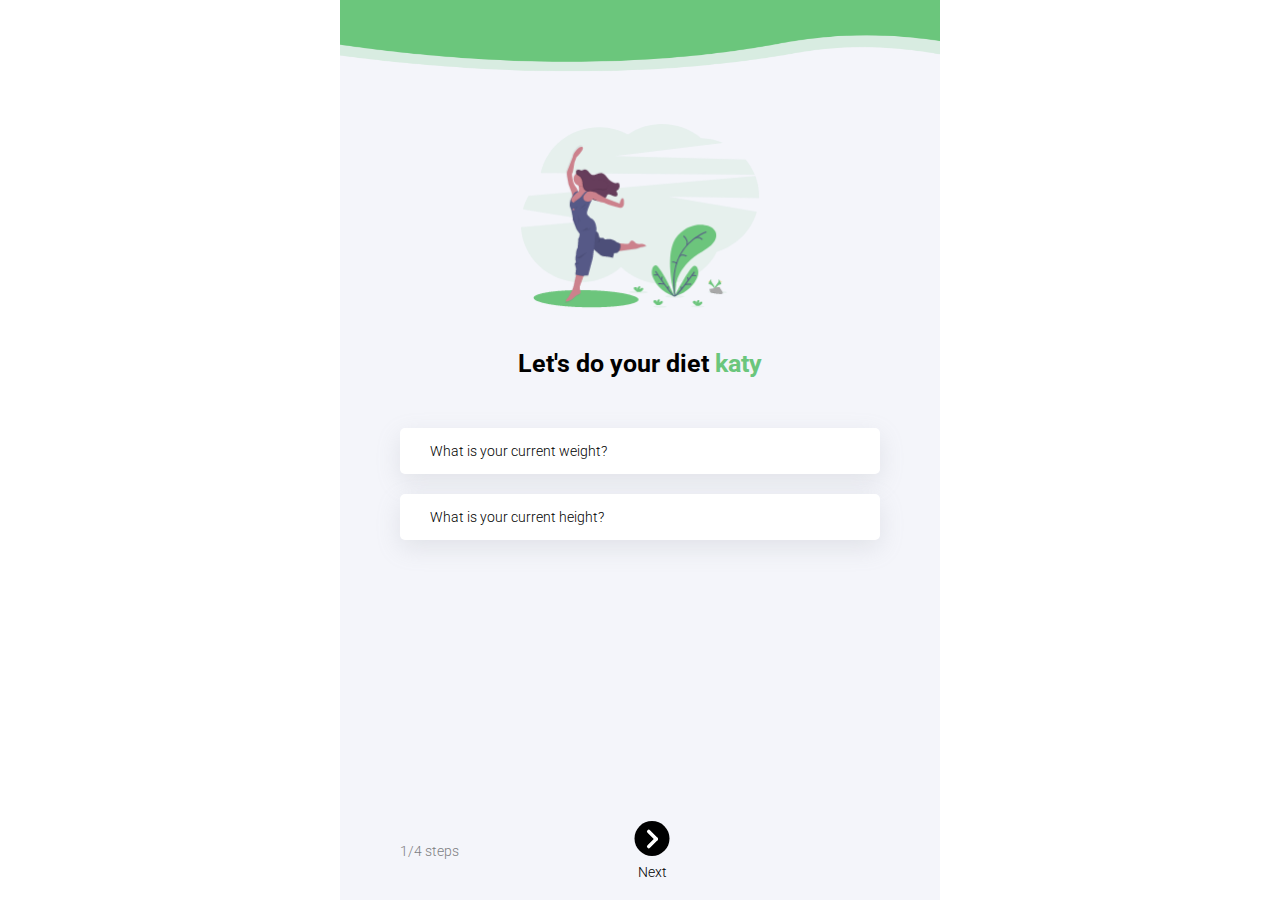
<file: index.html>
<!DOCTYPE html>
<html lang="en">

<head>
  <meta charset="UTF-8">
  <meta name="viewport" content="width=device-width, initial-scale=1.0">
  <link rel="stylesheet" href="style1.css">
  <!-- Font Family Link, Poppins and Roboto -->
  <link rel="preconnect" href="https://fonts.googleapis.com">
  <link rel="preconnect" href="https://fonts.gstatic.com" crossorigin>
  <link
    href="https://fonts.googleapis.com/css2?family=Poppins:ital,wght@0,100;0,200;0,300;0,400;0,500;0,600;0,700;0,800;0,900;1,100;1,200;1,300;1,400;1,500;1,600;1,700;1,800;1,900&family=Roboto:ital,wght@0,100;0,300;0,400;0,500;0,700;0,900;1,100;1,300;1,400;1,500;1,700;1,900&display=swap"
    rel="stylesheet">
  <!-- Font Awesome Link -->
  <link rel="stylesheet" href="https://cdnjs.cloudflare.com/ajax/libs/font-awesome/6.5.1/css/all.min.css"
    integrity="sha512-DTOQO9RWCH3ppGqcWaEA1BIZOC6xxalwEsw9c2QQeAIftl+Vegovlnee1c9QX4TctnWMn13TZye+giMm8e2LwA=="
    crossorigin="anonymous" referrerpolicy="no-referrer" />
  <title>Diet Plan</title>
</head>

<body>
  <div class="container">
    <!-- top green image -->
    <div class="header-image">
      <div class="image-container1">
        <img src="./Assets/Mask Group 3.png" alt="img1" id="img1" />
      </div>
    </div>
    <!-- hero section  -->
    <div class="image-container2">
      <img src="./Assets/undraw_workout_gcgu.png" alt="img3" id="img3" />
      <p class="intro">Let's do your diet <span id="user-name">katy</span></p>
    </div>
    <!-- Question Section  -->
    <div class="height-weight">
      <div class="weight-container">
        <h6 id="current-weight">What is your current weight?</h6>
      </div>
      <div class="weight-container">
        <h6 id="current-height">What is your current height?</h6>
      </div>
    </div>
    <!-- Footer Section -->
    <div id="steps-info">
      <p class="para" id="steps">1/4 steps</p>
      <a class="button-container" href="./home.html">
        <div class="svg-container" id="arrow-container">
          <img src="./Assets/Group549.svg" class="svg-image" alt="arrow">
        </div>
        <p class="para">Next</p>
      </a>
      <div></div>
    </div>
  </div>
</body>

</html>
</file>
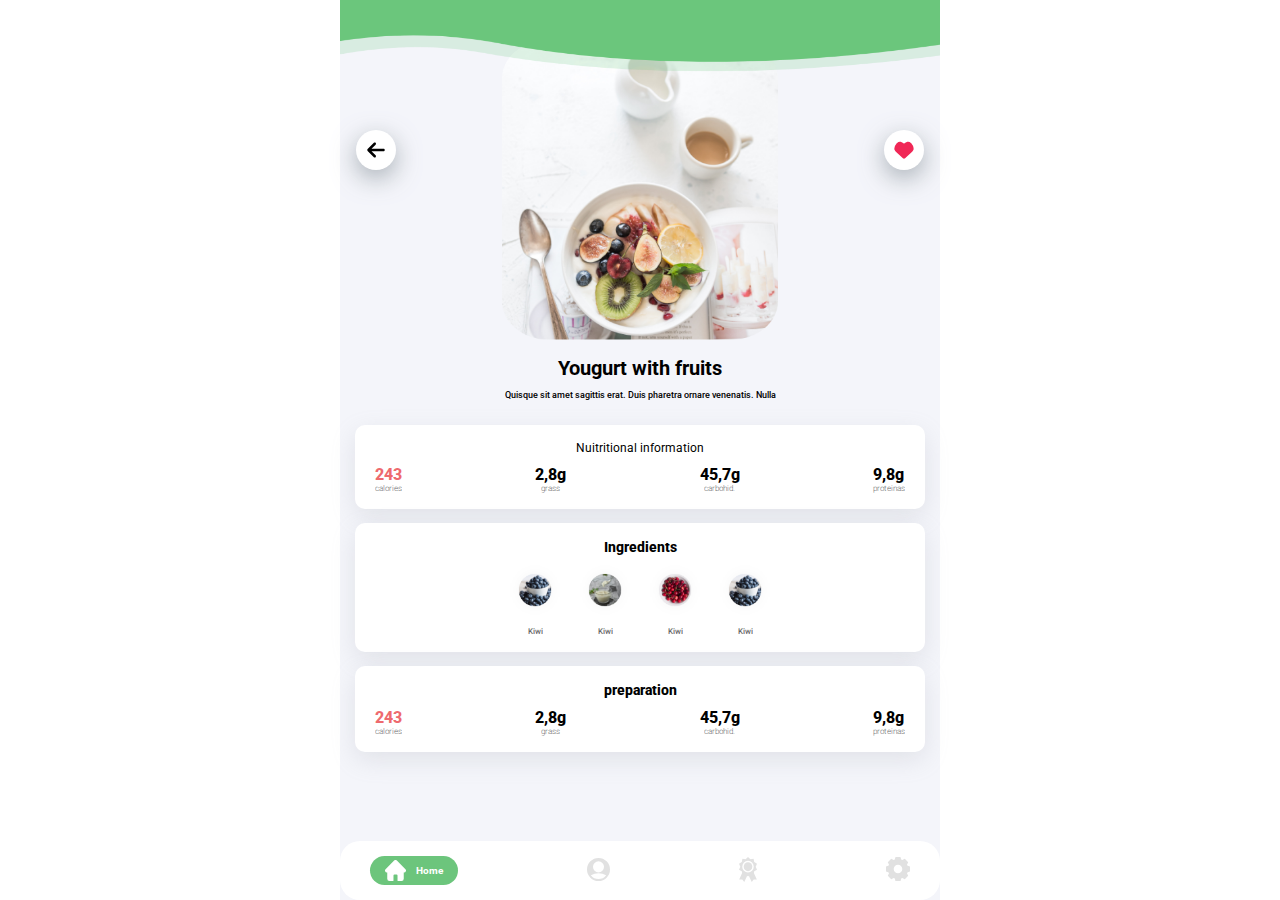
<file: home.html>
<!DOCTYPE html>
<html lang="en">

<head>
  <meta charset="UTF-8">
  <meta name="viewport" content="width=device-width, initial-scale=1.0">
  <link rel="stylesheet" href="style2.css">
  <!-- Font Family Link, Poppins and Roboto -->
  <link rel="preconnect" href="https://fonts.googleapis.com">
  <link rel="preconnect" href="https://fonts.gstatic.com" crossorigin>
  <link
    href="https://fonts.googleapis.com/css2?family=Poppins:ital,wght@0,100;0,200;0,300;0,400;0,500;0,600;0,700;0,800;0,900;1,100;1,200;1,300;1,400;1,500;1,600;1,700;1,800;1,900&family=Roboto:ital,wght@0,100;0,300;0,400;0,500;0,700;0,900;1,100;1,300;1,400;1,500;1,700;1,900&display=swap"
    rel="stylesheet">
  <title>Home</title>
</head>

<body>
  <div class="container">
    <!-- Hero Section -->
    <div class="header-image">
      <div class="image-container1">
        <img src="./Assets/Mask Group 4.png" alt="img1" id="img1" />
      </div>
      <div class="image-container2">
        <img src="./Assets/brooke-lark-nBtmglfY0HU-unsplash.png" alt="img2" id="img2" />
      </div>
      <!-- back button Svg  -->
      <a href="./index.html">
        <svg class="arrow-svg" xmlns="http://www.w3.org/2000/svg" viewBox="0 0 448 512">
          <path
            d="M9.4 233.4c-12.5 12.5-12.5 32.8 0 45.3l160 160c12.5 12.5 32.8 12.5 45.3 0s12.5-32.8 0-45.3L109.2 288 416 288c17.7 0 32-14.3 32-32s-14.3-32-32-32l-306.7 0L214.6 118.6c12.5-12.5 12.5-32.8 0-45.3s-32.8-12.5-45.3 0l-160 160z" />
        </svg>
      </a>
      <!-- Wishlist Svg  -->
      <svg class="wishlist-svg" xmlns="http://www.w3.org/2000/svg" height="14" width="14" viewBox="0 0 512 512">
        <path fill="#f02756"
          d="M47.6 300.4L228.3 469.1c7.5 7 17.4 10.9 27.7 10.9s20.2-3.9 27.7-10.9L464.4 300.4c30.4-28.3 47.6-68 47.6-109.5v-5.8c0-69.9-50.5-129.5-119.4-141C347 36.5 300.6 51.4 268 84L256 96 244 84c-32.6-32.6-79-47.5-124.6-39.9C50.5 55.6 0 115.2 0 185.1v5.8c0 41.5 17.2 81.2 47.6 109.5z" />
      </svg>
    </div>
    <!-- Diet Plan info  -->
    <section>
      <div class="nutrition-heading">
        <h1>
          Yougurt with fruits
        </h1>
        <p class="para5">
          Quisque sit amet sagittis erat. Duis pharetra ornare venenatis. Nulla
        </p>
      </div>
      <div class="nutrition-info">
        <div class="nutrition-items">
          <h3 class="nutrition-items-heading">
            Nuitritional information
          </h3>
          <div class="nutrition-item-count">
            <div>
              <p class="nutrition-item-count-details" id="nutrition-item-count-details-1">
                243
              </p>
              <h4 class="para2">
                calories
              </h4>
            </div>
            <div>
              <p class="nutrition-item-count-details">
                2,8g
              </p>
              <h4 class="para2">
                grass
              </h4>
            </div>
            <div>
              <p class="nutrition-item-count-details">
                45,7g
              </p>
              <h4 class="para2">
                carbohid.
              </h4>
            </div>
            <div>
              <p class="nutrition-item-count-details">
                9,8g
              </p>
              <h4 class="para2">
                proteinas
              </h4>
            </div>
          </div>
        </div>
        <div class="nutrition-ingredients">
          <h3 class="para4">
            Ingredients
          </h3>
          <div class="nutrition-ingredients-name">
            <div>
              <div>
                <img src="./Assets/joanna-kosinska-4qujjbj3srs-unsplash.png" alt="" srcset="" class="icon">
              </div>
              <h4 class="para3">
                Kiwi
              </h4>
            </div>
            <div>
              <div>
                <img src="./Assets/sara-cervera-4caIPcmVDII-unsplash.png" alt="" srcset="" class="icon">
              </div>
              <h4 class="para3">
                Kiwi
              </h4>
            </div>
            <div>
              <div>
                <img src="./Assets/nicholas-barbaros-Oqrx1ZxBYtc-unsplash.png" alt="" srcset="" class="icon">
              </div>
              <h4 class="para3">
                Kiwi
              </h4>
            </div>
            <div>
              <div>
                <img src="./Assets/joanna-kosinska-4qujjbj3srs-unsplash.png" alt="" srcset="" class="icon">
              </div>
              <h4 class="para3">
                Kiwi
              </h4>
            </div>
          </div>
        </div>
        <div class="nutrition-items">
          <h3 class="para4">
            preparation
          </h3>
          <div class="nutrition-item-count">
            <div>
              <p class="nutrition-item-count-details" id="nutrition-item-count-details-1">
                243
              </p>
              <h4 class="para2">
                calories
              </h4>
            </div>
            <div>
              <p class="nutrition-item-count-details">
                2,8g
              </p>
              <h4 class="para2">
                grass
              </h4>
            </div>
            <div>
              <p class="nutrition-item-count-details">
                45,7g
              </p>
              <h4 class="para2">
                carbohid.
              </h4>
            </div>
            <div>
              <p class="nutrition-item-count-details">
                9,8g
              </p>
              <h4 class="para2">
                proteinas
              </h4>
            </div>
          </div>
        </div>
      </div>
    </section>
    <!-- Navbar section -->
    <div class="navbar">
      <div class="home">
        <img src="./Assets/home.svg" alt="" />
        <p class="para">Home</p>
      </div>
      <div>
        <img src="./Assets/profile.svg" alt="" srcset="">
      </div>
      <div>
        <img src="./Assets/sports-and-competition.svg" alt="" srcset="">
      </div>
      <div>
        <img src="./Assets/settings.svg" alt="" srcset="">
      </div>
    </div>
  </div>
</body>

</html>
</file>
<file: style1.css>
/* Reset default margin and padding */
/* Default link styling */
* {
  margin: 0px;
  padding: 0px;
  text-decoration: none;
  list-style: none;
  box-sizing: border-box;
}
a {
  text-decoration: none;
  color: inherit;
}
/* --------- Default CSS --------- */
:root {
  --default-rem-size: 10px;
}
/* Now, redefine rem units based on the custom default */
html {
  font-size: var(
    --default-rem-size
  ); /* Set the root font size to the custom default size */
}
/* --------- Default CSS --------- */

/* ------- Main CSS-------- */

/* @media screen and (max-width: 599px) { */
.container {
  height: 100vh;
  height: 100svh;
  max-width: 60rem;
  margin: auto;
  background-color: #f4f5fa;
  position: relative;
}
.header-image {
  display: block;
  width: 100%;
  position: relative;
}
.image-container2 {
  width: 100%;
  padding-top: 4rem;
  display: flex;
  flex-direction: column;
  justify-content: center;
  align-items: center;
  overflow: hidden;
}

#img1 {
  width: 100%;
  max-height: 8rem;
  transform: rotate(180deg);
  transform: scaleX(-1);
}
#img3 {
  width: 40%;
  max-height: 20rem;
  object-fit: contain;
}
#img2 {
  position: fixed;
  top: 0px;
  right: -50px;
  width: 100%;
  /* max-height: rem; */
  object-fit: contain;
  transform: rotate(-3deg);
}

.svg-image {
  width: 20px;
  height: 20px;
}
.intro {
  font-family: "Roboto", sans-serif;
  font-size: 2.5rem;
  font-weight: bold;
  margin-top: 4rem;
}
#user-name {
  color: #6bc67c;
}
.height-weight {
  margin-top: 5rem;
  display: flex;
  flex-direction: column;
  justify-content: center;
  align-items: center;
  gap: 2rem;
}
#current-weight,
#current-height {
  font-family: "Roboto", sans-serif;
  font-size: 1.4rem;
  font-weight: 300;
  text-align: left;
  padding: 1.5rem 3rem;
}
.weight-container {
  width: 80%;
  background: #fff;
  border-radius: 0.5rem;
  box-shadow: rgba(149, 157, 165, 0.2) 0px 8px 24px;
}
#steps-info {
  width: 80%;
  display: flex;
  margin: 0 auto;
  flex-direction: row;
  justify-content: space-between;
  align-items: center;
  position: absolute;
  bottom: 20px;
  left: 50%;
  transform: translateX(-50%);
}
.button-container {
  display: flex;
  flex-direction: column;
  justify-content: center;
  align-items: center;
  gap: 0.8rem;
  transform: translate(calc(-50%), 0px);
}
.svg-container {
  background-color: #000;
  border-radius: 50%;
  height: 3.5rem;
  width: 3.5rem;
  display: flex;
  justify-content: center;
  align-items: center;
  cursor: pointer;
}
.para {
  font-family: "Roboto", sans-serif;
  font-size: 1.4rem;
  font-weight: 300;
  text-align: left;
}
#steps {
  color: #000;
  opacity: 0.5;
}
/* } */
</file>
<file: style2.css>
/* Reset default margin and padding */
/* Default link styling */
* {
  margin: 0px;
  padding: 0px;
  text-decoration: none;
  list-style: none;
  box-sizing: border-box;
}
a {
  text-decoration: none;
  color: inherit;
}
/* --------- Default CSS --------- */
:root {
  --default-rem-size: 10px;
}
body {
  font-family: "Roboto", sans-serif;
  /* font-size: 1.6rem; */
}
/* Now, redefine rem units based on the custom default */
html {
  font-size: var(
    --default-rem-size
  ); /* Set the root font size to the custom default size */
}
/* --------- Default CSS --------- */

/* ------- Main CSS-------- */

.container {
  background-color: #f4f5fa;
  min-height: 100vh;
  min-height: 100svh;
  max-width: 60rem;
  margin: auto;
}
#img1 {
  width: 100%;
  max-height: 8rem;
}
.image-container1 {
  position: absolute;
  z-index: 5;
  width: 100%;
}
.image-container2 {
  width: 100%;
  padding-top: 4rem;
  display: flex;
  flex-direction: column;
  justify-content: center;
  align-items: center;
}
#img2 {
  width: 100%;
  max-height: 30rem;
  object-fit: contain;
}
.svg-container {
  background-color: #000;
  border-radius: 50%;
  height: 3.5rem;
  width: 3.5rem;
  display: flex;
  justify-content: center;
  align-items: center;
  cursor: pointer;
}
.navbar {
  display: flex;
  justify-content: space-between;
  align-items: center;
  padding: 1.5rem 3rem;
  background-color: #fff;
  border-radius: 2rem;
  position: fixed;
  max-width: 60rem;
  width: 100%;
  bottom: 0px;
}
.navbar .home {
  background-color: #6cc57c;
  color: white;
  display: flex;
  justify-content: center;
  align-items: center;
  border-radius: 2rem;
  padding: 0.4rem 1.5rem;
  gap: 1rem;
  font-family: "Roboto", sans-serif;
}
.para {
  font-weight: 700;
}
section {
  padding: 1.6rem 1.5rem;
  padding-bottom: 7.36rem;
}
.nutrition-heading {
  display: flex;
  flex-direction: column;
  justify-content: center;
  align-items: center;
  gap: 1rem;
  padding: 0rem 1.6rem;
  text-align: center;
  padding-bottom: 2.5rem;
}
.nutrition-info {
  display: flex;
  flex-direction: column;
  justify-content: center;
  align-items: center;
  gap: 1.4rem;
}
.nutrition-items {
  display: flex;
  flex-direction: column;
  justify-content: space-between;
  align-items: center;
  gap: 1rem;
  background-color: #fff;
  width: 100%;
  padding: 1.6rem 2rem;
  border-radius: 1rem;
  box-shadow: rgba(149, 157, 165, 0.2) 0px 8px 24px;
}
.nutrition-item-count {
  display: flex;
  justify-content: space-between;
  align-items: center;
  width: 100%;
}
.nutrition-ingredients {
  display: flex;
  flex-direction: column;
  justify-content: center;
  align-items: center;
  width: 100%;
  background-color: #fff;
  border-radius: 1rem;
  padding: 1.6rem 2rem;
  box-shadow: rgba(149, 157, 165, 0.2) 0px 8px 24px;
}
.nutrition-ingredients-name {
  display: flex;
  justify-content: center;
}
.icon {
  width: 7rem;
  height: 7rem;
}
h4 {
  text-align: center;
}
.nutrition-items-heading {
  font-weight: 400;
}
.nutrition-item-count-details {
  font-size: 1.6rem;
  font-weight: 800;
}
#nutrition-item-count-details-1 {
  color: #ee6a6e;
}
.para2 {
  font-weight: 300;
  font-size: 0.8rem;
  color: #000;
  opacity: 0.6;
}
.para3 {
  font-weight: 500;
  font-size: 0.8rem;
  color: #000;
  opacity: 0.6;
}
.para4 {
  font-weight: 800;
  font-size: 1.4rem;
  color: #000;
}
.para5 {
  font-weight: 500;
  font-size: 0.9rem;
}
.header-image {
  position: relative;
}
.arrow-svg {
  background-color: #fff;
  width: 4rem;
  height: 4rem;
  padding: 1rem;
  border-radius: 50%;
  box-shadow: rgba(149, 157, 165, 0.8) 0px 8px 24px;
  position: absolute;
  top: 13rem;
  left: 1.6rem;
  cursor: pointer;
}
.wishlist-svg {
  background-color: #fff;
  width: 4rem;
  height: 4rem;
  padding: 1rem;
  border-radius: 50%;
  box-shadow: rgba(149, 157, 165, 0.8) 0px 8px 24px;
  position: absolute;
  top: 13rem;
  right: 1.6rem;
  cursor: pointer;
}
</file>
